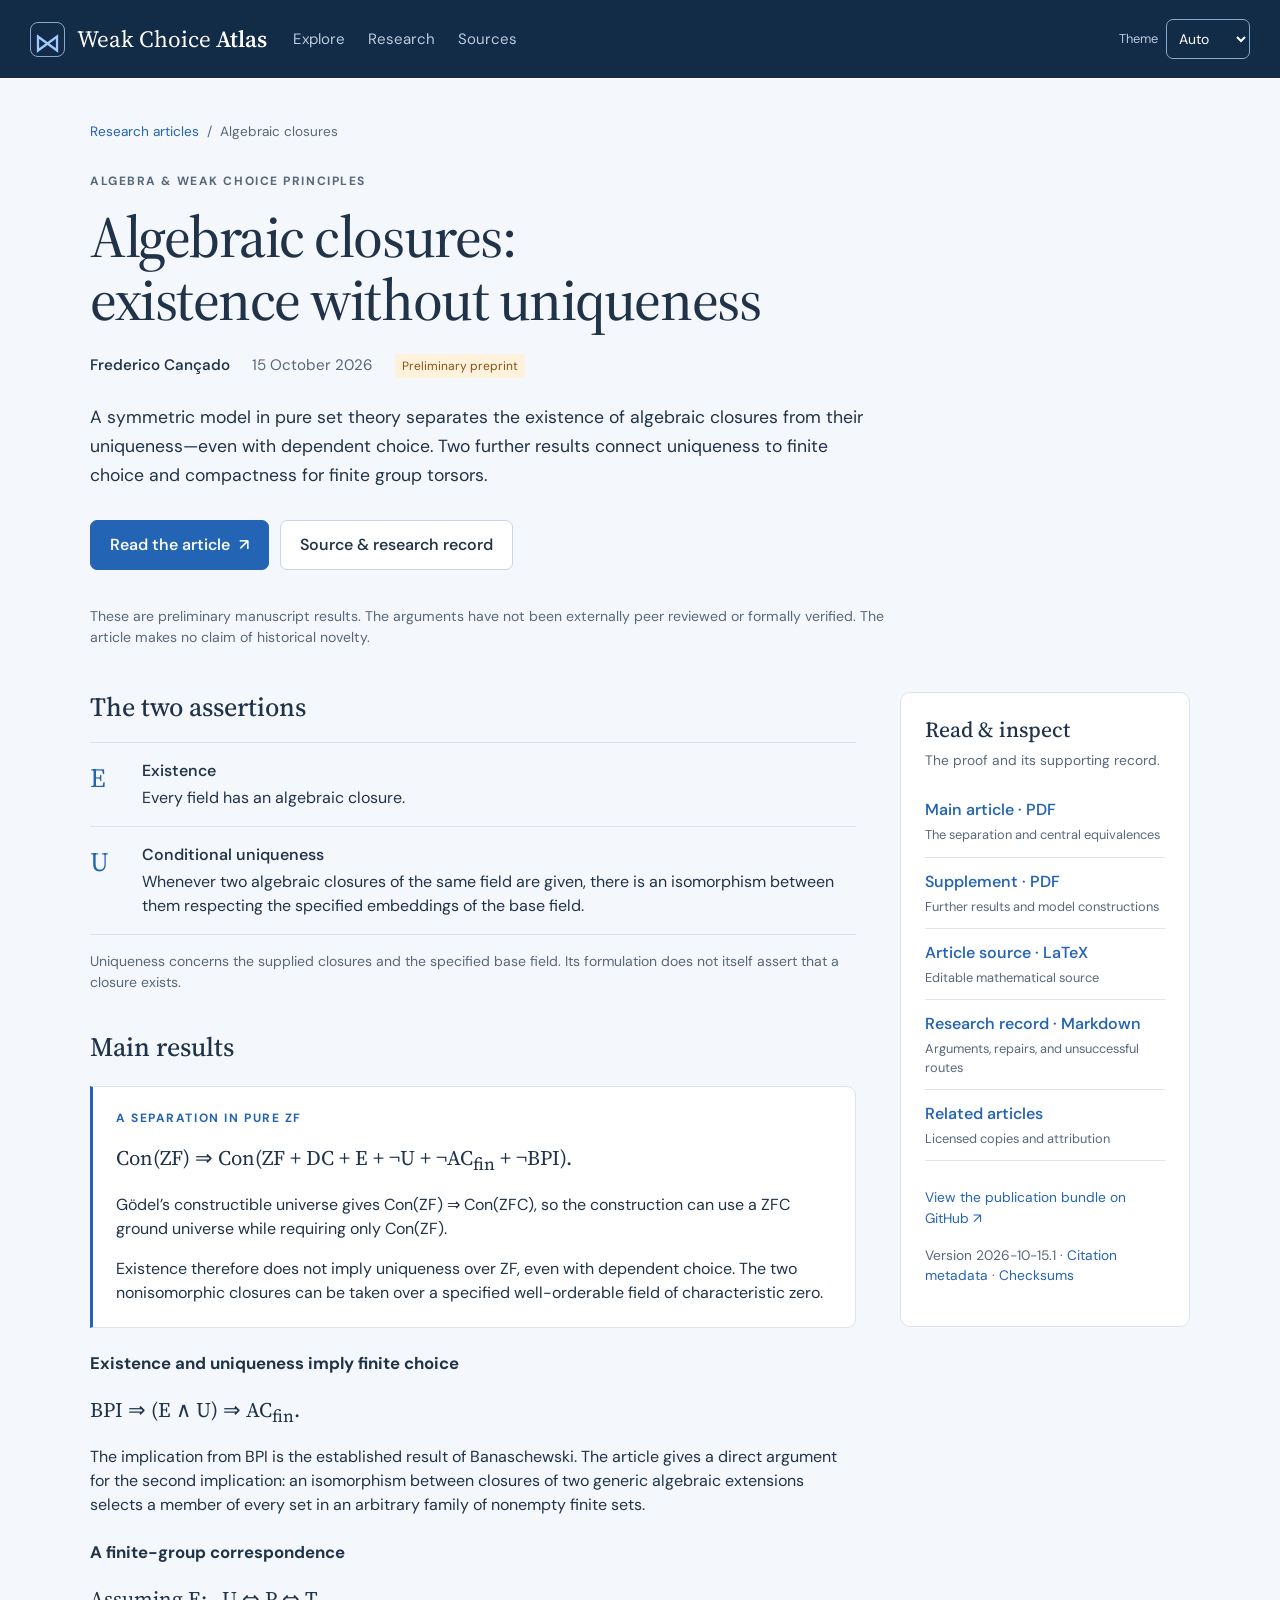
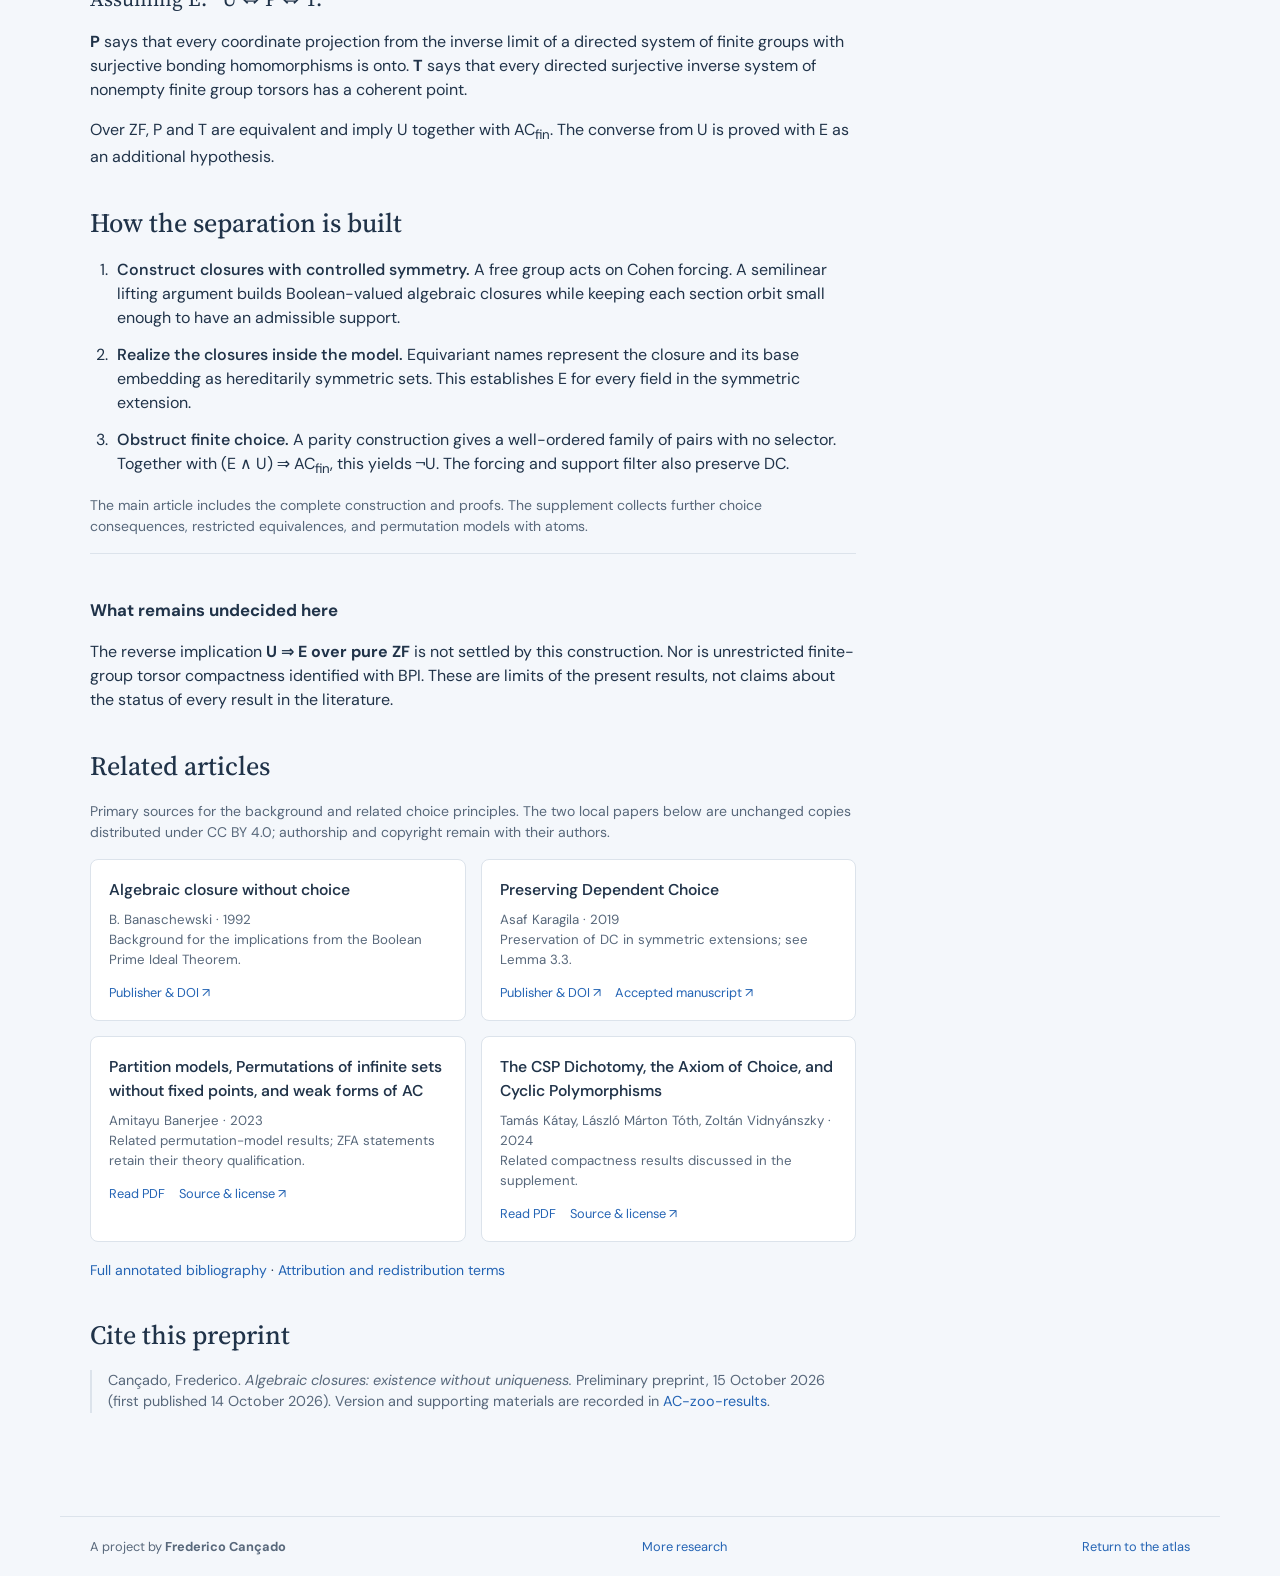
<file: articles/algebraic-closures/index.html>
<!doctype html>
<html lang="en">
<head>
  <meta charset="utf-8">
  <meta name="viewport" content="width=device-width, initial-scale=1">
  <meta name="description" content="A preprint by Frederico Cançado on algebraic closures without choice: a pure-ZF model of existence without uniqueness, finite-choice consequences, and finite group torsors.">
  <meta name="author" content="Frederico Cançado">
  <meta name="theme-color" content="#122b46">
  <meta name="citation_title" content="Algebraic closures: existence without uniqueness">
  <meta name="citation_author" content="Cançado, Frederico">
  <meta name="citation_publication_date" content="2026/10/14">
  <meta name="citation_pdf_url" content="https://frederico-cancado.github.io/weak-choice-atlas/articles/algebraic-closures/algebraic_closures.pdf">
  <title>Algebraic closures: existence without uniqueness · Frederico Cançado</title>
  <script src="../../appearance.js?v=20261014-4"></script>
  <link rel="stylesheet" href="../../styles.css?v=20261014-4">
  <style>
    .article-shell { max-width: 1160px; margin: 0 auto; padding: 44px 30px 64px; }
    .article-trail { display: flex; flex-wrap: wrap; gap: 8px; color: var(--muted); font-size: .85rem; margin-bottom: 30px; }
    .article-hero { max-width: 890px; }
    .article-hero h1 { font-size: clamp(2.3rem, 5vw, 3.65rem); line-height: 1.08; letter-spacing: -.025em; margin: 15px 0 22px; max-width: 850px; }
    .article-byline { display: flex; align-items: center; flex-wrap: wrap; gap: 10px 22px; color: var(--muted); font-size: .95rem; }
    .article-byline strong { color: var(--ink); font-weight: 550; }
    .article-lead { font-size: 1.1rem; line-height: 1.65; margin: 25px 0 30px; max-width: 780px; }
    .article-actions { display: flex; flex-wrap: wrap; gap: 11px; margin-bottom: 36px; }
    .article-button { display: inline-flex; align-items: center; justify-content: center; gap: 9px; padding: 12px 19px; border: 1px solid var(--control-border); border-radius: 7px; color: var(--ink); background: var(--surface); font-weight: 550; }
    .article-button:hover { text-decoration: none; border-color: var(--blue); background: var(--hover); }
    .article-button.primary { background: var(--blue); color: var(--bg); border-color: var(--blue); }
    :root:not([data-theme='dark']) .article-button.primary { color: white; }
    .article-status { margin: 0; max-width: 810px; font-size: .88rem; color: var(--muted); }
    .article-grid { display: grid; grid-template-columns: minmax(0,1fr) 290px; gap: 44px; margin-top: 44px; align-items: start; }
    .article-body, .article-sidebar { min-width: 0; }
    .article-section { margin-bottom: 39px; }
    .article-section h2 { font-size: 1.65rem; margin-bottom: 18px; }
    .article-section h3 { margin-top: 23px; }
    .article-definitions { margin: 0; }
    .article-definition { display: grid; grid-template-columns: 38px minmax(0,1fr); gap: 14px; padding: 16px 0; border-bottom: 1px solid var(--line); }
    .article-definition:first-child { border-top: 1px solid var(--line); }
    .article-definition dt { font-family: 'Source Serif 4',Georgia,serif; font-size: 1.65rem; color: var(--blue); }
    .article-definition dd { margin: 0; }
    .article-definition dd strong { display: block; margin-bottom: 3px; font-weight: 550; }
    .article-theorem { background: var(--surface); border: 1px solid var(--line); border-left: 3px solid var(--blue); border-radius: 0 9px 9px 0; padding: 22px 23px; margin: 23px 0; }
    .article-theorem .eyebrow { color: var(--blue); }
    .article-formula { font-family: 'Source Serif 4',Georgia,serif; font-size: clamp(1.1rem,2.3vw,1.3rem); line-height: 1.65; margin: 14px 0; overflow-wrap: anywhere; }
    .formula-part { display: inline-block; }
    .article-theorem p:last-child { margin-bottom: 0; }
    .article-sidebar { background: var(--surface); border: 1px solid var(--line); border-radius: 10px; padding: 24px; }
    .article-sidebar h2 { font-size: 1.35rem; margin-bottom: 7px; }
    .download-list { list-style: none; padding: 0; margin: 16px 0 26px; }
    .download-list li { border-bottom: 1px solid var(--line); padding: 12px 0; }
    .download-list a { display: block; font-weight: 550; }
    .download-list small { display: block; color: var(--muted); margin-top: 3px; font-size: .8rem; }
    .article-sidebar p { font-size: .86rem; }
    .article-proof { padding-left: 22px; }
    .article-proof li { padding-left: 5px; margin: 13px 0; }
    .article-proof strong { font-weight: 550; }
    .article-open { border-top: 1px solid var(--line); padding-top: 21px; }
    .article-sources { display: grid; grid-template-columns: 1fr 1fr; gap: 15px; }
    .article-source { border: 1px solid var(--line); border-radius: 8px; padding: 18px; background: var(--surface); min-width: 0; }
    .article-source h3 { margin: 0 0 9px; font-size: .98rem; font-weight: 550; }
    .article-source p { font-size: .83rem; color: var(--muted); margin-bottom: 13px; }
    .article-source .source-links { display: flex; flex-wrap: wrap; gap: 7px 14px; font-size: .8rem; }
    .article-source-wide { grid-column: 1 / -1; }
    .article-citation { font-size: .9rem; border-left: 2px solid var(--line); padding-left: 16px; color: var(--muted); }
    .article-footer { max-width: 1160px; margin: 0 auto; }
    @media(max-width: 850px) { .article-grid { grid-template-columns: 1fr; gap: 0; } .article-sidebar { order: -1; margin-bottom: 35px; } .download-list { display: grid; grid-template-columns: 1fr 1fr; column-gap: 24px; } .article-shell { padding-top: 30px; } }
    @media(max-width: 540px) { .article-shell { padding: 25px 18px 40px; } .article-hero h1 { font-size: 2.35rem; } .article-sources, .download-list { grid-template-columns: 1fr; } .article-source-wide { grid-column: auto; } .article-grid { margin-top: 30px; } .article-theorem { padding: 19px 17px; } .article-actions .article-button { flex: 1 1 auto; } .article-header { min-height: 78px; padding: 12px 14px; } .article-header nav { display: none; } .article-trail { margin-bottom: 23px; } .article-footer { flex-wrap: wrap; gap: 12px; } }
  </style>
</head>
<body>
  <a class="skip" href="#main">Skip to article</a>
  <header class="site-header article-header">
    <a class="brand" href="../../#explore"><span class="brand-mark" aria-hidden="true">⋈</span><span>Weak Choice <strong>Atlas</strong></span></a>
    <nav aria-label="Main navigation"><a href="../../#explore">Explore</a><a href="../../#research">Research</a><a href="../../#sources">Sources</a></nav>
    <label class="theme-control"><span>Theme</span><select id="theme-select" aria-label="Color theme"><option value="auto">Auto</option><option value="light">Light</option><option value="dark">Dark</option></select></label>
  </header>
  <main id="main" class="article-shell" tabindex="-1">
    <div class="article-trail"><a href="../../#research">Research articles</a><span aria-hidden="true">/</span><span>Algebraic closures</span></div>
    <article>
      <header class="article-hero">
        <p class="eyebrow">Algebra &amp; weak choice principles</p>
        <h1>Algebraic closures:<br>existence without uniqueness</h1>
        <div class="article-byline"><strong>Frederico Cançado</strong><time datetime="2026-10-15">15 October 2026</time><span class="tag research">Preliminary preprint</span></div>
        <p class="article-lead">A symmetric model in pure set theory separates the existence of algebraic closures from their uniqueness—even with dependent choice. Two further results connect uniqueness to finite choice and compactness for finite group torsors.</p>
        <div class="article-actions"><a class="article-button primary" href="algebraic_closures.pdf">Read the article <span aria-hidden="true">↗</span></a><a class="article-button" href="https://github.com/frederico-cancado/AC-zoo-results/tree/0d56c311f6885c604b1e9357de0648da77491696/articles/2026-10-14-algebraic-closures">Source &amp; research record</a></div>
        <p class="article-status">These are preliminary manuscript results. The arguments have not been externally peer reviewed or formally verified. The article makes no claim of historical novelty.</p>
      </header>
      <div class="article-grid">
        <div class="article-body">
          <section class="article-section" aria-labelledby="statements">
            <h2 id="statements">The two assertions</h2>
            <dl class="article-definitions">
              <div class="article-definition"><dt>E</dt><dd><strong>Existence</strong>Every field has an algebraic closure.</dd></div>
              <div class="article-definition"><dt>U</dt><dd><strong>Conditional uniqueness</strong>Whenever two algebraic closures of the same field are given, there is an isomorphism between them respecting the specified embeddings of the base field.</dd></div>
            </dl>
            <p class="small muted" style="margin-top:16px">Uniqueness concerns the supplied closures and the specified base field. Its formulation does not itself assert that a closure exists.</p>
          </section>
          <section class="article-section" aria-labelledby="results">
            <h2 id="results">Main results</h2>
            <div class="article-theorem">
              <p class="eyebrow">A separation in pure ZF</p>
              <div class="article-formula" aria-label="Consistency of ZF implies consistency of ZF plus dependent choice plus E plus not U plus not finite choice plus not the Boolean Prime Ideal Theorem"><span class="formula-part">Con(ZF) ⇒</span> <span>Con(ZF + DC + E + ¬U + ¬AC<sub>fin</sub> + ¬BPI).</span></div>
              <p>Gödel’s constructible universe gives Con(ZF) ⇒ Con(ZFC), so the construction can use a ZFC ground universe while requiring only Con(ZF).</p>
              <p>Existence therefore does not imply uniqueness over ZF, even with dependent choice. The two nonisomorphic closures can be taken over a specified well-orderable field of characteristic zero.</p>
            </div>
            <h3>Existence and uniqueness imply finite choice</h3>
            <p class="article-formula">BPI ⇒ (E ∧ U) ⇒ AC<sub>fin</sub>.</p>
            <p>The implication from BPI is the established result of Banaschewski. The article gives a direct argument for the second implication: an isomorphism between closures of two generic algebraic extensions selects a member of every set in an arbitrary family of nonempty finite sets.</p>
            <h3>A finite-group correspondence</h3>
            <p class="article-formula">Assuming E: &nbsp; U ⇔ P ⇔ T.</p>
            <p><strong>P</strong> says that every coordinate projection from the inverse limit of a directed system of finite groups with surjective bonding homomorphisms is onto. <strong>T</strong> says that every directed surjective inverse system of nonempty finite group torsors has a coherent point.</p>
            <p>Over ZF, P and T are equivalent and imply U together with AC<sub>fin</sub>. The converse from U is proved with E as an additional hypothesis.</p>
          </section>
          <section class="article-section" aria-labelledby="construction">
            <h2 id="construction">How the separation is built</h2>
            <ol class="article-proof">
              <li><strong>Construct closures with controlled symmetry.</strong> A free group acts on Cohen forcing. A semilinear lifting argument builds Boolean-valued algebraic closures while keeping each section orbit small enough to have an admissible support.</li>
              <li><strong>Realize the closures inside the model.</strong> Equivariant names represent the closure and its base embedding as hereditarily symmetric sets. This establishes E for every field in the symmetric extension.</li>
              <li><strong>Obstruct finite choice.</strong> A parity construction gives a well-ordered family of pairs with no selector. Together with (E ∧ U) ⇒ AC<sub>fin</sub>, this yields ¬U. The forcing and support filter also preserve DC.</li>
            </ol>
            <p class="small muted">The main article includes the complete construction and proofs. The supplement collects further choice consequences, restricted equivalences, and permutation models with atoms.</p>
            <div class="article-open"><h3>What remains undecided here</h3><p>The reverse implication <strong>U ⇒ E over pure ZF</strong> is not settled by this construction. Nor is unrestricted finite-group torsor compactness identified with BPI. These are limits of the present results, not claims about the status of every result in the literature.</p></div>
          </section>
          <section class="article-section" aria-labelledby="related">
            <h2 id="related">Related articles</h2>
            <p class="small muted">Primary sources for the background and related choice principles. The two local papers below are unchanged copies distributed under CC BY 4.0; authorship and copyright remain with their authors.</p>
            <div class="article-sources">
              <div class="article-source"><h3>Algebraic closure without choice</h3><p>B. Banaschewski · 1992<br>Background for the implications from the Boolean Prime Ideal Theorem.</p><div class="source-links"><a href="https://doi.org/10.1002/malq.19920380136">Publisher &amp; DOI ↗</a></div></div>
              <div class="article-source"><h3>Preserving Dependent Choice</h3><p>Asaf Karagila · 2019<br>Preservation of DC in symmetric extensions; see Lemma 3.3.</p><div class="source-links"><a href="https://doi.org/10.4064/ba8169-12-2018">Publisher &amp; DOI ↗</a><a href="https://ueaeprints.uea.ac.uk/69607/1/Accepted_Manuscript.pdf">Accepted manuscript ↗</a></div></div>
              <div class="article-source"><h3>Partition models, Permutations of infinite sets without fixed points, and weak forms of AC</h3><p>Amitayu Banerjee · 2023<br>Related permutation-model results; ZFA statements retain their theory qualification.</p><div class="source-links"><a href="related-articles/banerjee-2023-partition-models.pdf">Read PDF</a><a href="https://arxiv.org/abs/2109.05914v4">Source &amp; license ↗</a></div></div>
              <div class="article-source"><h3>The CSP Dichotomy, the Axiom of Choice, and Cyclic Polymorphisms</h3><p>Tamás Kátay, László Márton Tóth, Zoltán Vidnyánszky · 2024<br>Related compactness results discussed in the supplement.</p><div class="source-links"><a href="related-articles/katay-toth-vidnyanszky-2024-csp-dichotomy.pdf">Read PDF</a><a href="https://arxiv.org/abs/2310.00514v2">Source &amp; license ↗</a></div></div>
            </div>
            <p class="small" style="margin-top:18px"><a href="RELATED_ARTICLES.md">Full annotated bibliography</a> · <a href="related-articles/README.md">Attribution and redistribution terms</a></p>
          </section>
          <section class="article-section" aria-labelledby="citation"><h2 id="citation">Cite this preprint</h2><p class="article-citation">Cançado, Frederico. <cite>Algebraic closures: existence without uniqueness.</cite> Preliminary preprint, 15 October 2026 (first published 14 October 2026). Version and supporting materials are recorded in <a href="https://github.com/frederico-cancado/AC-zoo-results/tree/0d56c311f6885c604b1e9357de0648da77491696/articles/2026-10-14-algebraic-closures">AC-zoo-results</a>.</p></section>
        </div>
        <aside class="article-sidebar" aria-label="Article downloads">
          <h2>Read &amp; inspect</h2><p class="muted">The proof and its supporting record.</p>
          <ul class="download-list">
            <li><a href="algebraic_closures.pdf">Main article · PDF</a><small>The separation and central equivalences</small></li>
            <li><a href="algebraic_closures_supplement.pdf">Supplement · PDF</a><small>Further results and model constructions</small></li>
            <li><a href="algebraic_closures.tex" download>Article source · LaTeX</a><small>Editable mathematical source</small></li>
            <li><a href="research_log.md">Research record · Markdown</a><small>Arguments, repairs, and unsuccessful routes</small></li>
            <li><a href="RELATED_ARTICLES.md">Related articles</a><small>Licensed copies and attribution</small></li>
          </ul>
          <p><a href="https://github.com/frederico-cancado/AC-zoo-results/tree/0d56c311f6885c604b1e9357de0648da77491696/articles/2026-10-14-algebraic-closures">View the publication bundle on GitHub ↗</a></p>
          <p class="muted">Version 2026-10-15.1 · <a href="CITATION.cff">Citation metadata</a> · <a href="SHA256SUMS">Checksums</a></p>
        </aside>
      </div>
    </article>
  </main>
  <footer class="article-footer"><span>A project by <strong>Frederico Cançado</strong></span><a href="../../#research">More research</a><a href="../../#explore">Return to the atlas</a></footer>
</body>
</html>
</file>
<file: styles.css>
@import url('https://fonts.googleapis.com/css2?family=DM+Sans:wght@400;450;500;550;600;650;700&family=Source+Serif+4:ital,wght@0,400;0,500;0,600;1,400&display=swap');

:root {
  color-scheme: light;
  --navy: #122b46;
  --ink: #203349;
  --muted: #58687b;
  --blue: #2464b4;
  --orange: #b64c13;
  --purple: #7352ad;
  --line: #dce3eb;
  --bg: #f4f7fb;
  --surface: #fff;
  --white: var(--surface);
  --surface-soft: #edf2f8;
  --softblue: #eaf2ff;
  --shadow: 0 8px 30px #142c4610;
  --hover: #f0f5fc;
  --control-border: #cbd5e1;
  --hover-border: #aebfd5;
  --focus: #508ce3;
  --header-text: #fff;
  --header-muted: #bacbdf;
  --header-link: #d9e8fa;
  --header-accent: #9fc9ff;
  --header-border: #87a8cf;
  --header-active: #8ab9fb;
  --count-bg: #e9eef5;
  --tag-text: #4d627b;
  --tag-bg: #edf2f7;
  --selected-border: #c7dcfb;
  --selected-text: #184e96;
  --segmented-bg: #e8edf5;
  --segmented-shadow: 0 1px 3px #142c461a;
  --subtle-line: #e6ecf3;
  --grid-dot: #d3deed;
  --node-bg: #fff;
  --node-border: #b9c9df;
  --node-text: #243c58;
  --node-hover: #f0f6ff;
  --node-focus: #174890;
  --joint-line: #8799ad;
  --definition-border: #6c96cc;
  --notice-bg: #edf3fb;
  --notice-border: #d3e1f3;
  --notice-text: #385677;
  --warm-bg: #fff5e6;
  --warm-border: #f3dbb5;
  --warm-text: #80531e;
  --research-bg: #fff2dc;
  --research-text: #855115;
  --theory-text: #245695;
  --truth-true: #256453;
  --truth-false: #a54a1a;
  font-family: 'DM Sans', system-ui, sans-serif;
  color: var(--ink);
  background: var(--bg);
  font-size: 16px;
  line-height: 1.5;
}

:root[data-theme='dark'] {
  color-scheme: dark;
  --navy: #101e30;
  --ink: #e0e8f2;
  --muted: #a6b6ca;
  --blue: #8bbcff;
  --orange: #ffad76;
  --purple: #c3a5ff;
  --line: #34465d;
  --bg: #111a27;
  --surface: #192638;
  --surface-soft: #243449;
  --softblue: #243f61;
  --shadow: 0 8px 30px #00000028;
  --hover: #293d56;
  --control-border: #486079;
  --hover-border: #7396bd;
  --focus: #9fc9ff;
  --header-text: #eff5ff;
  --header-muted: #b4c7df;
  --header-link: #d9e8fa;
  --header-accent: #acd0ff;
  --header-border: #6689b3;
  --header-active: #a9cfff;
  --count-bg: #293a50;
  --tag-text: #c5d4e7;
  --tag-bg: #2a3a50;
  --selected-border: #648fc4;
  --selected-text: #d4e7ff;
  --segmented-bg: #101c2d;
  --segmented-shadow: 0 1px 3px #00000050;
  --subtle-line: #30445b;
  --grid-dot: #334961;
  --node-bg: #20344c;
  --node-border: #718dae;
  --node-text: #e6effb;
  --node-hover: #2b496b;
  --node-focus: #c6dfff;
  --joint-line: #9aacc3;
  --definition-border: #80abe0;
  --notice-bg: #223851;
  --notice-border: #446284;
  --notice-text: #c5daf3;
  --warm-bg: #392e21;
  --warm-border: #76603f;
  --warm-text: #efd0a3;
  --research-bg: #463521;
  --research-text: #f3d09a;
  --theory-text: #c2dcff;
  --truth-true: #8cd7ba;
  --truth-false: #ffb488;
}

* { box-sizing: border-box; }
body { margin: 0; min-width: 280px; }
a { color: var(--blue); text-decoration: none; }
a:hover { text-decoration: underline; }
button, input, select { font: inherit; }
button, select { cursor: pointer; }
button { color: var(--ink); border: 1px solid var(--line); background: var(--surface); border-radius: 7px; padding: 8px 12px; }
button:hover { background: var(--hover); border-color: var(--hover-border); }
button:disabled { opacity: .45; cursor: default; }
input, select { min-height: 40px; border: 1px solid var(--control-border); background: var(--surface); border-radius: 7px; color: var(--ink); padding: 8px 11px; max-width: 100%; }
input::placeholder { color: var(--muted); opacity: 1; }
input[type=checkbox] { min-height: auto; width: 17px; height: 17px; flex-shrink: 0; accent-color: var(--blue); }
:focus-visible { outline: 3px solid var(--focus); outline-offset: 3px; }
h1, h2, h3, p { margin-top: 0; }
h1, h2 { font-family: 'Source Serif 4', Georgia, serif; line-height: 1.2; font-weight: 500; }
h1 { font-size: 2rem; margin-bottom: 8px; }
h2 { font-size: 1.5rem; }
h3 { font-size: 1.05rem; }
p { margin-bottom: 1rem; }
.muted { color: var(--muted); }
.small { font-size: .875rem; }
.eyebrow { font-size: .75rem; letter-spacing: .13em; font-weight: 700; text-transform: uppercase; color: var(--muted); margin: 0 0 8px; }
.skip { position: absolute; top: -80px; background: var(--surface); padding: 12px; z-index: 20; }
.skip:focus { top: 5px; }
.site-header { display: flex; align-items: center; gap: 26px; padding: 0 30px; min-height: 78px; background: var(--navy); color: var(--header-text); }
.brand { display: flex; align-items: center; gap: 12px; color: var(--header-text); font-family: 'Source Serif 4', Georgia, serif; font-size: 1.45rem; white-space: nowrap; }
.brand strong { font-weight: 600; }
.brand-mark { width: 35px; height: 35px; flex-shrink: 0; border: 1px solid var(--header-border); border-radius: 8px; display: grid; place-items: center; color: var(--header-accent); font-size: 27px; }
.brand:hover { text-decoration: none; }
nav { display: flex; gap: 23px; align-self: stretch; }
nav a { color: var(--header-muted); display: flex; align-items: center; border-bottom: 3px solid transparent; padding-top: 3px; font-size: .94rem; }
nav a.active { color: var(--header-text); border-color: var(--header-active); }
nav a:hover { color: var(--header-text); text-decoration: none; }
.research-link { margin-left: auto; color: var(--header-link); font-size: .875rem; white-space: nowrap; }
.theme-control { display: flex; align-items: center; gap: 8px; margin-left: auto; color: var(--header-muted); font-size: .8rem; white-space: nowrap; }
.research-link + .theme-control { margin-left: 0; }
#theme-select { min-width: 84px; min-height: 40px; font-size: .875rem; background: var(--navy); border-color: var(--header-border); color: var(--header-text); padding: 7px 8px; }
#theme-select option { color: var(--ink); background: var(--surface); }
main { min-height: calc(100vh - 145px); }
footer { display: flex; gap: 30px; justify-content: space-between; padding: 20px 30px; color: var(--muted); font-size: .8rem; border-top: 1px solid var(--line); }
.loading { padding: 80px 24px; text-align: center; }
.page-heading { display: flex; align-items: center; justify-content: space-between; gap: 20px; padding: 26px 30px 21px; }
.page-heading p { margin: 0; color: var(--muted); }
.page-heading h1 { font-size: 1.85rem; }
.count { display: inline-flex; align-items: center; padding: 4px 8px; font-size: .75rem; font-weight: 650; background: var(--count-bg); color: var(--tag-text); border-radius: 5px; white-space: nowrap; }
.explore-layout { display: grid; grid-template-columns: 245px minmax(370px, 1fr) 330px; border-top: 1px solid var(--line); min-height: 740px; }
.explore-layout > * { min-width: 0; }
.mobile-explore-tabs { display: none; }
.catalog-sidebar { background: var(--surface); border-right: 1px solid var(--line); padding: 20px 16px; }
.search-wrap { position: relative; }
.search-wrap input { width: 100%; padding-left: 32px; font-size: .9rem; }
.search-icon { position: absolute; left: 11px; top: 9px; color: var(--muted); }
.catalog-sidebar select { width: 100%; font-size: .875rem; margin-top: 10px; }
.list-caption { display: flex; align-items: center; justify-content: space-between; margin: 20px 0 9px; font-size: .75rem; color: var(--muted); letter-spacing: .04em; text-transform: uppercase; }
.catalog-list { display: flex; flex-direction: column; gap: 3px; max-height: 630px; overflow: auto; margin: 0 -6px; padding: 0 6px 8px; }
.principle-link { text-align: left; width: 100%; background: transparent; border: 1px solid transparent; padding: 10px 9px; border-radius: 7px; line-height: 1.35; }
.principle-link strong { display: block; font-size: .88rem; font-weight: 550; }
.principle-link span { font-size: .75rem; color: var(--muted); display: block; margin-top: 3px; }
.principle-link.selected { background: var(--softblue); border-color: var(--selected-border); color: var(--selected-text); }
.workspace { min-width: 0; padding: 20px; }
.toolbar { display: flex; justify-content: space-between; gap: 10px; align-items: center; margin-bottom: 14px; flex-wrap: wrap; }
.toolbar-group { display: flex; align-items: center; gap: 10px; flex-wrap: wrap; }
.toolbar label { font-size: .875rem; color: var(--muted); display: flex; gap: 8px; align-items: center; }
.segmented { display: flex; background: var(--segmented-bg); padding: 3px; border-radius: 8px; }
.segmented button { border: 0; background: none; font-size: .875rem; padding: 6px 12px; }
.segmented button.active { background: var(--surface); box-shadow: var(--segmented-shadow); }
.graph-box { position: relative; background: var(--surface); border: 1px solid var(--line); border-radius: 10px; overflow: hidden; box-shadow: var(--shadow); }
.graph-topline { display: flex; justify-content: space-between; gap: 12px; padding: 16px 18px; border-bottom: 1px solid var(--subtle-line); align-items: center; }
.graph-topline strong { font-size: .94rem; font-weight: 600; }
.graph-topline span { color: var(--muted); font-size: .8rem; }
.graph-canvas { height: 580px; background-image: radial-gradient(var(--grid-dot) 1px, transparent 1px); background-size: 22px 22px; overflow: hidden; }
.graph-canvas svg { width: 100%; height: 100%; touch-action: none; display: block; cursor: grab; }
.graph-canvas svg:active { cursor: grabbing; }
.graph-node rect { fill: var(--node-bg); stroke: var(--node-border); stroke-width: 1.5; }
.graph-node text { fill: var(--node-text); font: 500 16px 'DM Sans', sans-serif; pointer-events: none; }
.graph-node { cursor: pointer; }
.graph-node.selected rect { fill: var(--softblue); stroke: var(--blue); stroke-width: 2.5; }
.graph-node:hover rect { stroke: var(--blue); fill: var(--node-hover); }
.graph-node:focus-visible { outline: none; }
.graph-node:focus-visible rect { stroke: var(--node-focus); stroke-width: 4; }
.graph-node .node-sub { font-size: 11px; fill: var(--muted); }
.graph-edge { cursor: pointer; }
.edge-halo { fill: none; stroke: var(--surface); stroke-width: 7; pointer-events: none; vector-effect: non-scaling-stroke; }
.edge-line { fill: none; stroke: var(--blue); stroke-width: 2; pointer-events: none; vector-effect: non-scaling-stroke; }
.edge-line.nonimplication { stroke: var(--orange); stroke-width: 3.5; stroke-dasharray: 9 6; stroke-linecap: round; }
.countermodel-edge .edge-halo { stroke-width: 8.5; }
.edge-line.equivalence { stroke: var(--purple); }
.edge-hit { fill: none; stroke: transparent; stroke-width: 25; cursor: pointer; vector-effect: non-scaling-stroke; }
.graph-edge:focus-visible { outline: none; }
.edge-badge { cursor: pointer; }
.edge-badge .badge-hit { fill: transparent; }
.edge-badge .badge-face { fill: var(--surface); stroke: var(--orange); stroke-width: 2; vector-effect: non-scaling-stroke; }
.edge-badge text { fill: var(--orange); font: 700 23px system-ui, sans-serif; pointer-events: none; }
.edge-emphasis .graph-edge:not(.emphasized), .edge-emphasis .edge-badge:not(.emphasized) { opacity: .2; }
.graph-edge.emphasized .edge-line, .graph-edge:focus-visible .edge-line { stroke-width: 4; }
.countermodel-edge.emphasized .edge-line { stroke-width: 5; }
.edge-badge.emphasized .badge-face { stroke-width: 3.5; fill: var(--warm-bg); }
.edge-badge.emphasized text { fill: var(--warm-text); }
.graph-joint rect { fill: var(--node-bg); stroke: var(--node-border); }
.graph-joint text { fill: var(--muted); }
.graph-joint-line { stroke: var(--joint-line); }
.graph-controls { position: absolute; bottom: 57px; right: 15px; display: flex; background: var(--surface); border-radius: 7px; box-shadow: var(--shadow); }
.graph-controls button { border-radius: 0; padding: 5px 12px; }
.graph-controls button:first-child { border-radius: 7px 0 0 7px; }
.graph-controls button:last-child { border-radius: 0 7px 7px 0; }
.graph-controls[hidden] { display: none; }
.legend { display: flex; flex-wrap: wrap; gap: 16px; padding: 12px 17px; border-top: 1px solid var(--subtle-line); font-size: .75rem; color: var(--muted); }
.legend span { display: flex; gap: 7px; align-items: center; }
.legend i { width: 23px; height: 0; border-top: 2px solid var(--blue); }
.legend .nonimp { border-color: var(--orange); border-top-width: 3px; border-top-style: dashed; }
.legend .equiv { border-color: var(--purple); }
.graph-note { font-size: .8rem; color: var(--muted); margin: 12px 0; }
.detail-panel { background: var(--surface); padding: 24px 22px; border-left: 1px solid var(--line); overflow-wrap: anywhere; max-height: 1250px; overflow-y: auto; }
.detail-panel h2 { margin: 12px 0; }
.definition { font-family: 'Source Serif 4', Georgia, serif; font-size: 1.15rem; line-height: 1.65; border-left: 3px solid var(--definition-border); padding: 4px 0 4px 15px; margin: 18px 0 22px; overflow-wrap: anywhere; }
.tag-row { display: flex; gap: 6px; flex-wrap: wrap; }
.tag { display: inline-block; padding: 3px 7px; font-size: .75rem; color: var(--tag-text); background: var(--tag-bg); border-radius: 4px; }
.tag.research { color: var(--research-text); background: var(--research-bg); }
.tag.theory { color: var(--theory-text); background: var(--softblue); }
.detail-section { border-top: 1px solid var(--line); padding-top: 18px; margin-top: 21px; }
.detail-section h3 { font-size: .75rem; text-transform: uppercase; letter-spacing: .1em; color: var(--muted); margin-bottom: 12px; }
.source-item { font-size: .875rem; line-height: 1.55; margin-bottom: 14px; overflow-wrap: anywhere; }
.source-item a { display: inline-block; max-width: 100%; }
.source-item small { display: block; color: var(--muted); margin-top: 3px; }
.empty { padding: 40px 22px; text-align: center; color: var(--muted); }
.content-page { max-width: 1280px; margin: 0 auto; padding: 30px; }
.content-page.narrow { max-width: 900px; }
.cards { display: grid; grid-template-columns: repeat(3, minmax(0, 1fr)); gap: 16px; }
.card { min-width: 0; background: var(--surface); border: 1px solid var(--line); border-radius: 10px; padding: 22px; overflow-wrap: anywhere; }
.card h2 { font-size: 1.3rem; }
.card p { color: var(--muted); font-size: .925rem; }
.card .definition { font-size: 1rem; color: var(--ink); }
.content-toolbar { display: flex; gap: 12px; margin: 24px 0; flex-wrap: wrap; }
.content-toolbar input { flex: 1; min-width: 200px; }
.results-heading { display: flex; justify-content: space-between; align-items: center; gap: 12px; margin: 18px 0; }
.notice { padding: 13px 16px; background: var(--notice-bg); border: 1px solid var(--notice-border); border-radius: 7px; color: var(--notice-text); font-size: .875rem; overflow-wrap: anywhere; }
.notice.warm { background: var(--warm-bg); border-color: var(--warm-border); color: var(--warm-text); }
.relation-button { width: 100%; text-align: left; display: block; margin-bottom: 7px; padding: 11px; font-size: .875rem; overflow-wrap: anywhere; }
.relation-button small { display: block; color: var(--muted); margin-top: 4px; font-size: .75rem; }
.relation-symbol { color: var(--blue); padding: 0 6px; font-weight: 700; }
.relation-symbol.nonimplication { color: var(--orange); }
.relation-symbol.equivalence { color: var(--purple); }
.inline-button { padding: 0; border: 0; background: none; color: var(--blue); text-align: left; }
.inline-button:hover { background: none; text-decoration: underline; }
.compare-panel { background: var(--surface); border: 1px solid var(--line); border-radius: 10px; margin-top: 18px; padding: 18px; }
.compare-panel h2 { font-size: 1.2rem; margin: 0 0 12px; }
.compare-inputs { display: grid; grid-template-columns: 1fr 26px 1fr auto; align-items: center; gap: 8px; }
.compare-inputs select { min-width: 0; font-size: .875rem; width: 100%; }
.compare-result { padding-top: 15px; font-size: .875rem; overflow-wrap: anywhere; }
.comparison-direction { border-top: 1px solid var(--line); padding-top: 12px; margin-top: 12px; }
.proof-chain { display: flex; gap: 8px; align-items: center; flex-wrap: wrap; margin: 10px 0; }
.proof-chain button { font-size: .8rem; }
.table-wrap { max-width: 100%; overflow: auto; }
table { border-collapse: collapse; width: 100%; font-size: .9rem; }
th, td { text-align: left; padding: 12px 14px; border-bottom: 1px solid var(--line); vertical-align: top; overflow-wrap: anywhere; }
th { font-weight: 600; background: var(--surface-soft); }
.truth-true { color: var(--truth-true); }
.truth-false { color: var(--truth-false); }
.model-card { margin-bottom: 18px; }
.link-row { display: flex; gap: 18px; flex-wrap: wrap; margin-top: 18px; }
.prose { font-size: 1rem; line-height: 1.8; overflow-wrap: anywhere; }
.prose h2 { margin-top: 30px; }
.prose li { margin: 7px 0; }
.graph-list { max-height: 580px; overflow: auto; padding: 15px; }
.filter-check { display: flex; align-items: center; gap: 7px; font-size: .875rem; }
.source-grid { display: grid; grid-template-columns: repeat(2, minmax(0, 1fr)); gap: 15px; }
.back-link { display: inline-block; margin-bottom: 18px; font-size: .875rem; }
.consequence { margin: 12px 0; font-size: .875rem; }
summary { cursor: pointer; }
details[open] > summary { margin-bottom: 12px; }
.relation-heading { overflow-wrap: anywhere; }

.ac-group-tabs { display: flex; flex-wrap: wrap; gap: 8px; margin: 18px 0 24px; }
.ac-group-tab { display: inline-flex; align-items: center; justify-content: center; gap: 9px; min-height: 44px; padding: 10px 14px; text-align: left; }
.ac-group-tab.active { background: var(--softblue); color: var(--selected-text); border-color: var(--selected-border); font-weight: 650; }
.ac-group-tab small { border-radius: 5px; padding: 1px 6px; background: var(--count-bg); color: var(--tag-text); font-size: .75rem; }
.ac-group-section { margin: 28px 0 36px; }
.ac-group-section > header { display: flex; align-items: baseline; justify-content: space-between; flex-wrap: wrap; gap: 8px 18px; margin: 0 0 16px; }
.ac-group-section > header h2 { margin: 0; }
.ac-group-section > header p { margin: 5px 0 0; max-width: 760px; font-size: .9rem; color: var(--muted); }
.classification-badge { display: inline-flex; align-items: center; gap: 5px; max-width: 100%; border-radius: 5px; padding: 4px 8px; font-size: .75rem; font-weight: 600; line-height: 1.4; }
.classification-badge.equivalent { background: var(--softblue); color: var(--selected-text); }
.classification-badge.weaker { background: var(--tag-bg); color: var(--truth-true); }
.classification-badge.unresolved { background: var(--warm-bg); color: var(--warm-text); }
.classification-note { margin: 10px 0 16px; font-size: .85rem; color: var(--muted); line-height: 1.55; }
.catalog-group-heading { display: flex; align-items: baseline; justify-content: space-between; gap: 8px; margin: 20px 3px 8px; font-size: .75rem; font-weight: 650; color: var(--muted); line-height: 1.4; }
.catalog-group-heading:first-child { margin-top: 6px; }
.catalog-group-count { flex-shrink: 0; border-radius: 4px; padding: 1px 6px; background: var(--count-bg); color: var(--tag-text); font-size: .7rem; }
.equivalence-summary { padding: 22px; border: 1px solid var(--selected-border); background: var(--surface); border-radius: 9px; }
.equivalence-summary h2 { margin-bottom: 12px; }
.equivalence-summary p:last-child { margin-bottom: 0; }
.graph-exclusion-note { margin: 12px 0; padding: 12px 14px; color: var(--notice-text); background: var(--notice-bg); border: 1px solid var(--notice-border); border-radius: 7px; font-size: .875rem; line-height: 1.55; }


@media (min-width: 1600px) {
  .explore-layout { grid-template-columns: 280px minmax(500px, 1fr) 370px; }
  .catalog-list { max-height: 710px; }
  .detail-panel { padding: 28px; }
  .workspace { padding: 24px; }
}

@media (max-width: 1190px) {
  .site-header { gap: 20px; padding: 0 22px; }
  nav { gap: 18px; }
  .research-link { display: none; }
  .research-link + .theme-control { margin-left: auto; }
  .explore-layout { grid-template-columns: 220px minmax(0, 1fr); }
  .detail-panel { grid-column: 2; border-top: 1px solid var(--line); border-left: 0; }
  .catalog-sidebar { grid-row: 1 / 3; }
  .catalog-list { max-height: 1050px; }
  .cards { grid-template-columns: repeat(2, minmax(0, 1fr)); }
}

@media (min-width: 741px) and (max-width: 980px) {
  .site-header { flex-wrap: wrap; padding-top: 15px; gap: 4px 20px; }
  nav { order: 3; width: 100%; min-height: 48px; }
  .theme-control { margin-left: auto; }
}

@media (max-width: 740px) {
  button, input:not([type=checkbox]), select { min-height: 44px; }
  input, select { font-size: 16px; }
  .site-header { display: grid; grid-template-columns: minmax(0, 1fr) auto; min-height: 112px; padding: 12px 14px 0; gap: 8px 10px; }
  .brand { gap: 8px; font-size: clamp(1rem, 4.3vw, 1.25rem); }
  .brand-mark { width: 30px; height: 30px; font-size: 24px; }
  .theme-control, .research-link + .theme-control { margin-left: 0; }
  .theme-control > span { display: none; }
  #theme-select { min-width: 76px; min-height: 44px; padding: 7px 5px; font-size: 16px; }
  nav { order: 3; grid-column: 1 / -1; display: flex; justify-content: space-between; gap: 10px; width: 100%; min-height: 44px; overflow-x: auto; }
  nav a { flex-shrink: 0; font-size: .825rem; white-space: nowrap; min-height: 44px; }
  .page-heading { padding: 20px 16px 18px; align-items: flex-start; }
  .page-heading h1 { font-size: 1.55rem; }
  .page-heading p { font-size: .875rem; }
  .page-heading .eyebrow { font-size: .7rem; }
  .page-heading .count { display: none; }
  .mobile-explore-tabs { display: grid; grid-template-columns: repeat(3, minmax(0, 1fr)); gap: 5px; padding: 8px 12px; background: var(--bg); border-top: 1px solid var(--line); border-bottom: 1px solid var(--line); position: sticky; top: 0; z-index: 8; }
  .mobile-explore-tabs button { min-height: 44px; padding: 9px 6px; font-size: .875rem; border-color: transparent; background: transparent; color: var(--muted); }
  .mobile-explore-tabs button:is(.active, [aria-selected='true'], [aria-pressed='true']) { background: var(--surface); border-color: var(--selected-border); color: var(--selected-text); font-weight: 650; box-shadow: var(--segmented-shadow); }
  .explore-layout { display: block; min-height: 0; border-top: 0; }
  .explore-layout > * { scroll-margin-top: 76px; }
  .explore-layout > .catalog-sidebar, .explore-layout > .workspace, .explore-layout > .detail-panel { display: none; }
  .explore-layout:not([data-mobile-panel]) > .workspace,
  .explore-layout[data-mobile-panel='graph'] > .workspace,
  .explore-layout[data-mobile-panel='catalog'] > .catalog-sidebar,
  .explore-layout[data-mobile-panel='detail'] > .detail-panel { display: block; }
  .workspace { padding: 16px 12px; }
  .catalog-sidebar { border-right: 0; border-top: 0; padding: 18px 16px; }
  .catalog-sidebar select, .search-wrap input { font-size: 16px; }
  .catalog-list { max-height: none; padding-bottom: 16px; }
  .principle-link { min-height: 58px; padding: 12px 10px; }
  .principle-link strong { font-size: .95rem; }
  .detail-panel { border: 0; padding: 22px 18px; max-height: none; overflow-y: visible; }
  .detail-panel h2 { font-size: 1.6rem; }
  .detail-panel .inline-button, .link-row a, .back-link { min-height: 44px; display: inline-flex; align-items: center; }
  .graph-canvas { height: 450px; height: min(62svh, 480px); min-height: 320px; }
  .graph-topline { padding: 12px; flex-wrap: wrap; gap: 3px 10px; }
  .graph-topline strong { font-size: .875rem; }
  .graph-topline span { font-size: .75rem; }
  .graph-controls { position: static; width: max-content; max-width: 100%; margin: 10px auto; box-shadow: none; }
  .graph-controls button { min-width: 48px; min-height: 44px; padding: 7px 14px; }
  .graph-list { max-height: none; padding: 12px; }
  .toolbar { gap: 10px; }
  .toolbar-group { gap: 8px; }
  .toolbar-group > .small { display: none; }
  .toolbar > select { flex: 1; min-width: 0; width: auto; }
  #graph-mode { width: auto; flex-shrink: 0; }
  .filter-check { min-height: 44px; }
  .legend { gap: 9px 14px; padding: 12px; font-size: .72rem; }
  .legend i { width: 21px; }
  .content-page { padding: 24px 16px; }
  .cards, .source-grid { grid-template-columns: 1fr; }
  .card { padding: 19px 16px; }
  .compare-panel { padding: 16px 13px; }
  .compare-inputs { grid-template-columns: minmax(0, 1fr) 20px minmax(0, 1fr); }
  .compare-inputs > button { grid-column: 1 / -1; }
  .compare-inputs select { font-size: 16px; padding: 8px 6px; }
  .content-toolbar { flex-direction: column; }
  .content-toolbar input { min-width: 0; }
  .content-toolbar select { width: 100%; }
  .results-heading { align-items: flex-start; font-size: .8rem; }
  .ac-group-tabs { gap: 7px; margin: 16px 0 22px; }
  .ac-group-tab { width: 100%; justify-content: space-between; padding: 11px 13px; }
  .ac-group-section { margin: 24px 0 30px; }
  .ac-group-section > header { align-items: flex-start; }
  .ac-group-section > header h2 { font-size: 1.35rem; }
  .classification-badge { font-size: .75rem; }
  .equivalence-summary { padding: 18px 15px; }
  .graph-exclusion-note { padding: 12px; }
  .edge-hit { stroke-width: 29; }
  .notice { padding: 12px; }
  .notice .inline-button { min-height: 44px; }
  th, td { padding: 11px 9px; }
  summary { min-height: 44px; padding-top: 8px; padding-bottom: 8px; }
  footer { flex-wrap: wrap; gap: 8px 18px; padding: 18px 16px; }
  footer span:nth-child(2) { display: none; }
  footer a { min-height: 44px; display: inline-flex; align-items: center; }
}

@media (prefers-reduced-motion: reduce) {
  *, *::before, *::after { scroll-behavior: auto !important; transition: none !important; animation: none !important; }
}
/* Keep the relationship filter readable on narrow screens. */
@media(max-width:740px){
 .workspace .toolbar #view{flex-basis:100%;width:100%}
 .workspace .toolbar #edge-kind{flex:1 1 0;min-width:0}
 .workspace .toolbar #graph-mode{flex:0 0 auto}
}

/* Complete axiom profiles retain mathematical evidence outside the graph. */
.relationship-overview { margin: 26px 0; min-width: 0; }
.profile-heading { display: flex; align-items: baseline; justify-content: space-between; gap: 10px; flex-wrap: wrap; }
.profile-heading h3 { margin: 0; }
.profile-heading a { font-size: .82rem; }
.profile-search-label { display: grid; gap: 7px; font-size: .82rem; color: var(--muted); }
.profile-search { width: 100%; min-width: 0; }
.profile-search-count:empty { display: none; }
.profile-groups { margin-top: 15px; }
.profile-group { border: 1px solid var(--line); border-radius: 8px; margin: 10px 0; padding: 0 12px; background: var(--surface); }
.profile-group > summary { padding: 12px 0; font-weight: 650; cursor: pointer; }
.profile-group > summary .count { margin-left: 8px; font-size: .7rem; }
.profile-group > p { margin: 0 0 12px; }
.profile-members { min-width: 0; padding-bottom: 10px; }
.profile-pair { border-top: 1px solid var(--line); padding: 7px 0; }
.profile-pair > summary { cursor: pointer; overflow-wrap: anywhere; }
.profile-pair > summary > span { display: block; font-size: .75rem; color: var(--muted); margin: 5px 0; }
.profile-pair > summary > small { display: flex; flex-wrap: wrap; gap: 4px 8px; margin-top: 6px; }
.direction-status { font-size: .7rem; line-height: 1.5; }
.direction-status.proved { color: var(--blue); }
.direction-status.refuted { color: var(--orange); }
.direction-status.unrecorded { color: var(--muted); }
.profile-pair-evidence { padding: 8px 0; min-width: 0; }
.profile-class { border-top: 1px solid var(--line); padding: 9px 0; }
.profile-class > summary { cursor: pointer; min-height: 44px; overflow-wrap: anywhere; }
.profile-class > summary > span { display: block; font-size: .75rem; color: var(--muted); margin: 5px 0; }
.profile-class > summary > small { display: flex; flex-wrap: wrap; gap: 4px 8px; margin-top: 6px; }
.profile-class-members { margin: 10px 0 0 7px; padding-left: 10px; border-left: 2px solid var(--line); }
.graph-zone-label { fill: var(--muted); font: 600 14px 'DM Sans', sans-serif; letter-spacing: .04em; }
.graph-node.comparison-incomparable rect { stroke: var(--orange); }
.graph-node.comparison-unknown rect { stroke-dasharray: 4 3; }
.graph-node.comparison-equivalent rect { stroke: var(--purple); }
.category-note { overflow-wrap: anywhere; }
.category-note li { margin: 8px 0; }
select:disabled { opacity: .65; }
.profile-pair-evidence .comparison-direction { margin: 12px 0; }
.profile-page { max-width: 1050px; }
.full-profile .profile-members { max-height: 620px; overflow-y: auto; padding-right: 8px; }
.compact-profile .profile-members { max-height: 460px; overflow-y: auto; padding-right: 6px; }
.profile-controls { margin-top: 22px; flex-wrap: wrap; }
[hidden] { display: none !important; }
@media(max-width:740px){
 .profile-heading a { min-height: 44px; display: inline-flex; align-items: center; }
 .profile-pair > summary { min-height: 44px; }
 .profile-group { padding: 0 10px; }
 .profile-members, .full-profile .profile-members, .compact-profile .profile-members { max-height: none; overflow-y: visible; padding-right: 0; }
 .profile-controls { gap: 8px 12px; }
}

/* Keep follow-up results visible beside the original model facts. */
.model-followups > tr > th { padding-top: 20px; color: var(--ink); background: var(--notice-bg); }
.model-row-credit { display: flex; flex-direction: column; align-items: flex-start; gap: 6px; margin-top: 8px; color: var(--muted); font-size: .75rem; line-height: 1.5; overflow-wrap: anywhere; }
.model-row-credit .tag { font-size: .7rem; }
.model-row-credit a { display: inline-block; }
.model-followup-evidence { margin-top: 20px; }
.model-followup-evidence > summary { cursor: pointer; font-weight: 600; margin-bottom: 14px; }
@media(max-width:740px){ .model-row-credit a { min-height: 44px; display: inline-flex; align-items: center; } }

/* Distinct construction recipes for permutation models. */
.model-guide { margin: 0 0 28px; padding: 24px; border-left: 4px solid var(--blue); background: var(--softblue); border-radius: 0 12px 12px 0; }
.model-guide h2 { margin-top: 5px; }
.model-guide details { border-top: 1px solid var(--line); padding-top: 14px; margin-top: 18px; }
.model-guide summary { min-height: 32px; font-weight: 600; }
.permutation-construction { margin: 24px 0; border: 1px solid var(--line); border-radius: 12px; background: var(--surface-soft); overflow: hidden; }
.construction-heading { padding: 20px 20px 16px; display: flex; flex-wrap: wrap; align-items: center; gap: 8px 14px; }
.construction-heading .eyebrow { width: 100%; margin: 0; }
.construction-heading h3 { margin: 0; font-family: 'Source Serif 4', Georgia, serif; font-size: 1.4rem; }
.construction-grid { margin: 0; display: grid; grid-template-columns: repeat(3,minmax(0,1fr)); border-block: 1px solid var(--line); background: var(--surface); }
.construction-part { min-width: 0; padding: 18px; }
.construction-part + .construction-part { border-left: 1px solid var(--line); }
.construction-part dt { display: flex; align-items: center; gap: 10px; font-size: .88rem; font-weight: 650; }
.construction-symbol { display: inline-grid; place-items: center; width: 36px; height: 36px; flex-shrink: 0; border-radius: 8px; color: var(--blue); background: var(--softblue); font-family: 'Source Serif 4', Georgia, serif; font-size: 1.4rem; }
.construction-part dd { margin: 14px 0 0; font-size: .9rem; line-height: 1.7; overflow-wrap: anywhere; }
.construction-foot { padding: 12px 20px; }
.construction-foot p { margin: 8px 0; }
@media (max-width: 660px) {
  .construction-grid { grid-template-columns: minmax(0,1fr); }
  .construction-part { padding: 16px; }
  .construction-part + .construction-part { border-left: 0; border-top: 1px solid var(--line); }
  .construction-part dd { margin-top: 10px; }
  .construction-heading, .construction-foot { padding-left: 16px; padding-right: 16px; }
  .model-guide { padding: 20px 16px; }
}

/* Explicit selections: topics are starting points, not hidden graph rules. */
.graph-builder { margin: 16px 0; border: 1px solid var(--line); border-radius: 10px; padding: 14px 16px; background: var(--surface); }
.graph-builder > summary { font-weight: 650; min-height: 30px; }
.graph-option-row { display: flex; flex-wrap: wrap; align-items: center; gap: 14px; padding: 10px 0; }
.graph-option-row > label:last-child { display: grid; gap: 6px; font-size: .85rem; }
.picker-search { display: grid; gap: 7px; margin: 12px 0; font-size: .85rem; }
.picker-search input { width: 100%; }
.graph-picker-actions { display: flex; flex-wrap: wrap; align-items: center; gap: 8px; margin: 12px 0; }
.graph-picker-actions button, .graph-picker-actions a { font-size: .8rem; }
.node-picker { max-height: 285px; overflow-y: auto; display: grid; grid-template-columns: repeat(2,minmax(0,1fr)); border: 1px solid var(--line); border-radius: 8px; }
.node-option { display: flex; gap: 10px; align-items: start; padding: 12px; border-bottom: 1px solid var(--line); cursor: pointer; min-width: 0; }
.node-option:hover { background: var(--hover); }
.node-option input { margin-top: 5px; flex-shrink: 0; }
.node-option span { min-width: 0; overflow-wrap: anywhere; }
.node-option strong { display: block; font-size: .85rem; }
.node-option small { display: block; color: var(--muted); font-size: .72rem; margin-top: 3px; }
.graph-rules { border-top: 1px solid var(--line); padding-top: 14px; margin-top: 16px; }
.graph-rules summary { font-size: .85rem; }
#selection-summary { margin: 10px 0 16px; }
.finite-choice-note { margin: 16px 0; padding: 16px; border: 1px solid var(--line); border-radius: 8px; background: var(--surface-soft); }
.finite-choice-note summary { font-weight: 600; }
.edge-emphasis .graph-node:not(.edge-endpoint) { opacity: .35; }
.graph-node.edge-endpoint rect { stroke-width: 3; }
@media (min-width: 741px) {
 .explore-layout.wide-graph { grid-template-columns: minmax(0,1fr) 310px; }
 .explore-layout.wide-graph .catalog-sidebar { display: none; }
 .explore-layout.wide-graph .detail-panel { grid-column: 2; grid-row: 1; }
 .explore-layout.wide-graph .graph-canvas { height: 740px; }
}
@media (max-width: 740px) {
 .node-picker { grid-template-columns: minmax(0,1fr); }
 .graph-builder { padding: 12px; }
 #wide-graph { display: none; }
 .graph-option-row > label:last-child, .graph-option-row select { width: 100%; }
}

/* Each direction of a merged nonimplication keeps its own evidence. */
.edge-evidence + .edge-evidence { border-top: 2px solid var(--line); margin-top: 30px; padding-top: 16px; }
</file>
